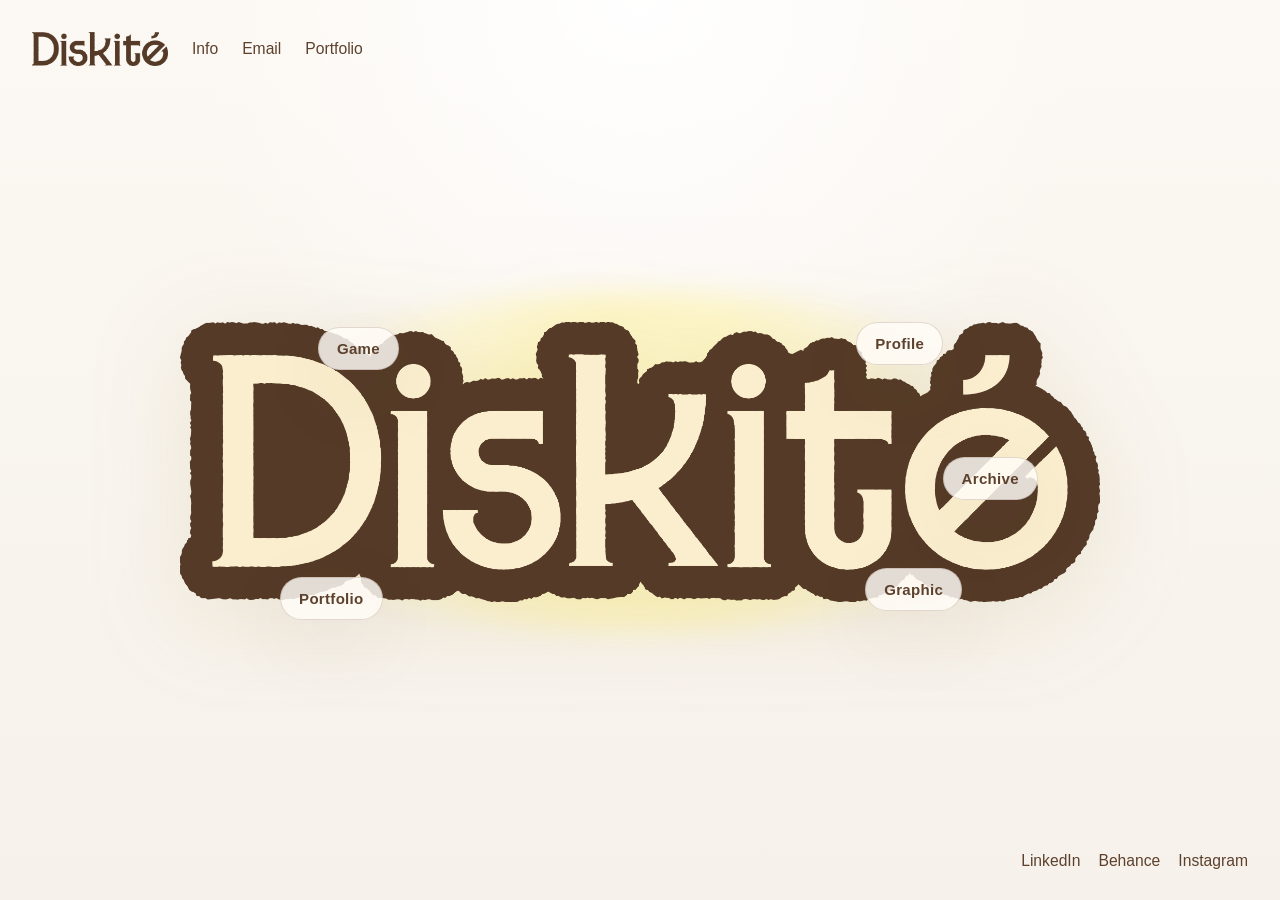
<file: index.html>
<!DOCTYPE html>
<html lang="ko">
  <head>
    <meta charset="UTF-8" />
    <meta name="viewport" content="width=device-width, initial-scale=1.0" />
    <title>Diskite Home</title>
    <link rel="stylesheet" href="./styles.css" />
  </head>
  <body class="home-body">
    <div class="site-shell home-shell">
      <header class="topbar">
        <a href="./index.html" class="site-name" aria-label="Diskite home">
          <img src="./mini logo.png" alt="Diskite" class="site-logo" />
        </a>
        <nav class="top-nav" aria-label="Primary">
          <button type="button" class="nav-trigger" data-open-info>Info</button>
          <a href="mailto:hello@example.com">Email</a>
          <a href="./portfolio.html">Portfolio</a>
        </nav>
      </header>

      <main class="home-main">
        <section class="logo-stage home-logo-stage" aria-label="Main logo">
          <div class="logo-aura"></div>
          <img src="./main_logo.png" alt="Diskite logo" class="main-logo" />

          <a class="project-chip chip-top-left" href="./portfolio.html#project-1">Game</a>
          <a class="project-chip chip-top-right" href="./portfolio.html#project-2">Profile</a>
          <a class="project-chip chip-bottom-left" href="./portfolio.html#project-3">Portfolio</a>
          <a class="project-chip chip-bottom-right" href="./portfolio.html#project-4">Graphic</a>
          <a class="project-chip chip-mid-right" href="./portfolio.html#project-5">Archive</a>
        </section>
      </main>

      <section class="home-bottom">
        <div class="social-links" aria-label="Social links">
          <a href="https://www.linkedin.com" target="_blank" rel="noreferrer">LinkedIn</a>
          <a href="https://www.behance.net" target="_blank" rel="noreferrer">Behance</a>
          <a href="https://www.instagram.com" target="_blank" rel="noreferrer">Instagram</a>
        </div>
      </section>
    </div>

    <section class="info-modal" aria-hidden="true" hidden data-info-modal>
      <div class="info-modal-backdrop" data-close-info></div>
      <div class="info-modal-panel" role="dialog" aria-modal="true" aria-labelledby="info-modal-title">
        <header class="info-modal-header">
          <div class="info-modal-brandline">
            <a href="./index.html" id="info-modal-title" class="site-name info-modal-logo" aria-label="Diskite home">
              <img src="./mini logo.png" alt="Diskite" class="site-logo" />
            </a>
            <nav class="info-modal-nav" aria-label="Information quick links">
              <button type="button" class="nav-trigger" data-close-info>Info</button>
              <a href="mailto:hello@example.com">Email</a>
              <a href="./portfolio.html">Portfolio</a>
            </nav>
          </div>
        </header>

        <div class="info-modal-grid">
          <div class="info-modal-label">Information</div>
          <div class="info-modal-content info-modal-intro">
            <div class="info-identity">
              <p>김이연 / Visual Designer</p>
              <p><a href="mailto:hello@example.com">Email</a></p>
              <p><a href="https://www.instagram.com" target="_blank" rel="noreferrer">Instagram</a></p>
            </div>
            <div class="info-summary">
              <p>
                브랜드, 그래픽, 편집 디자인을 기반으로 프로젝트의 무드와 구조를 함께 설계하는
                비주얼 디자이너입니다. 따뜻한 톤과 명확한 타이포그래피를 중심으로 화면과 인쇄물
                모두에서 자연스럽게 이어지는 시각 경험을 만들고 있습니다.
              </p>
            </div>
          </div>

          <div class="info-modal-label">Education</div>
          <div class="info-modal-content info-modal-list">
            <article class="info-entry">
              <h2>Visual Design Studies</h2>
              <p>브랜드와 편집, 그래픽 디자인을 중심으로 시각 디자인 기반을 학습</p>
              <span>2023</span>
            </article>
            <article class="info-entry">
              <h2>Typography / Editorial Practice</h2>
              <p>레이아웃 구성, 정보 구조화, 포트폴리오 편집 방식 확장</p>
              <span>Ongoing</span>
            </article>
          </div>

          <div class="info-modal-label">Employment</div>
          <div class="info-modal-content info-modal-list">
            <article class="info-entry">
              <h2>Branding & Graphic Projects</h2>
              <p>포스터, 프로필 북, 아카이브형 편집물, 시각 시스템 기획 및 제작</p>
              <span>2023 - 2024</span>
            </article>
            <article class="info-entry">
              <h2>Freelance / Collaborative Work</h2>
              <p>개인 작업과 협업 프로젝트를 병행하며 포트폴리오 및 브랜드 비주얼 구축</p>
              <span>Since 2024</span>
            </article>
            <article class="info-entry">
              <h2>Tools & Workflow</h2>
              <p>Illustrator, Photoshop, InDesign, Figma 기반으로 리서치부터 키비주얼 정리까지 진행</p>
              <span>Current</span>
            </article>
          </div>
        </div>
      </div>
    </section>

    <div class="cursor" aria-hidden="true">
      <img src="./mouse_pixel.png" alt="" />
    </div>

    <script src="./script.js"></script>
  </body>
</html>
</file>
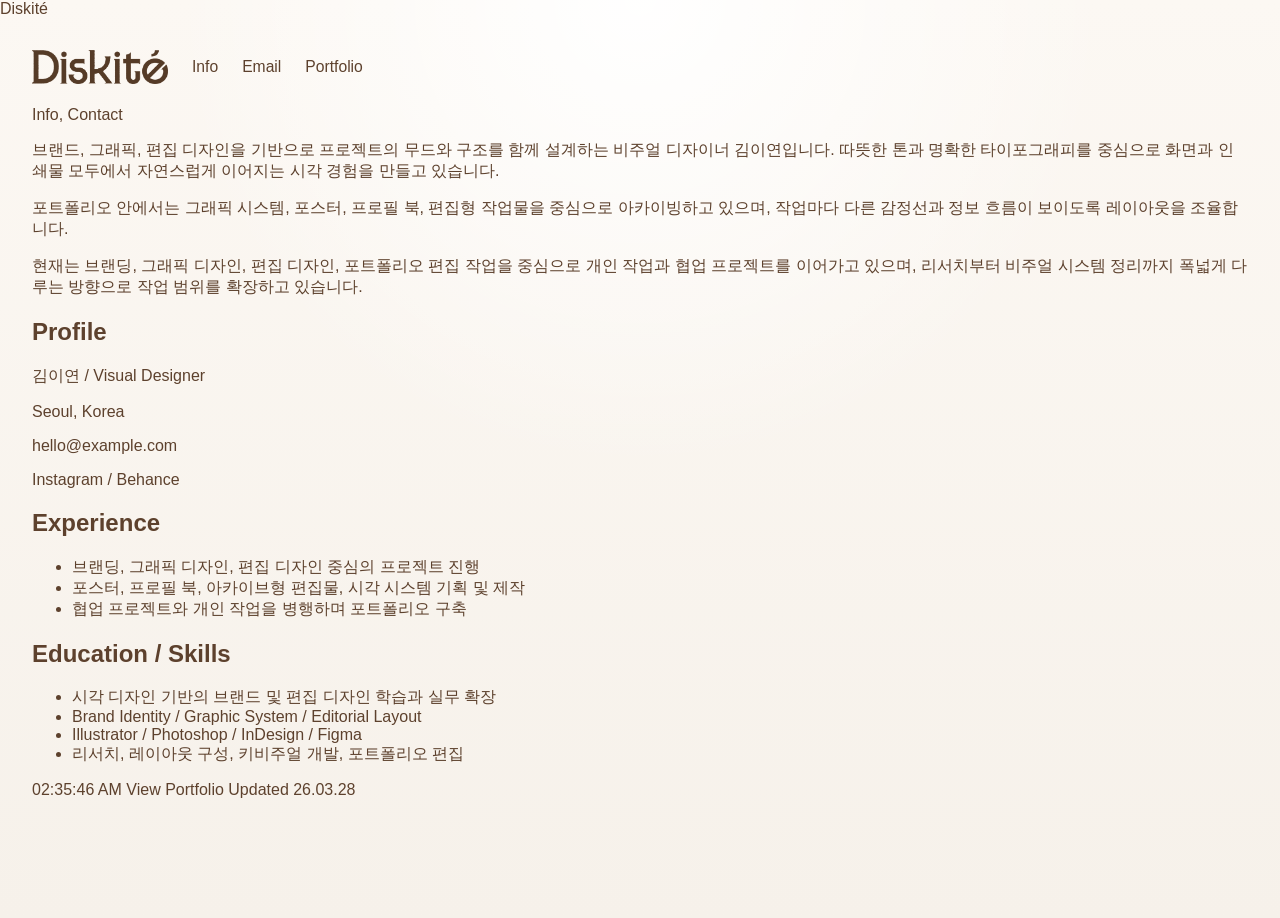
<file: info.html>
<!DOCTYPE html>
<html lang="ko">
  <head>
    <meta charset="UTF-8" />
    <meta name="viewport" content="width=device-width, initial-scale=1.0" />
    <title>Diskite Information</title>
    <link rel="stylesheet" href="./styles.css" />
  </head>
  <body class="info-overlay-body">
    <div class="info-backdrop" aria-hidden="true">
      <div class="info-backdrop-word">Diskité</div>
      <div class="info-backdrop-glow"></div>
    </div>

    <div class="site-shell info-overlay-shell">
      <header class="topbar">
        <a href="./index.html" class="site-name" aria-label="Diskite home">
          <img src="./mini logo.png" alt="Diskite" class="site-logo" />
        </a>
        <nav class="top-nav" aria-label="Information navigation">
          <a href="./info.html">Info</a>
          <a href="mailto:hello@example.com">Email</a>
          <a href="./portfolio.html">Portfolio</a>
        </nav>
      </header>

      <main class="info-overlay-main">
        <section class="info-overlay-copy">
          <p class="info-overline">Info, Contact</p>
          <p class="info-lead">
            브랜드, 그래픽, 편집 디자인을 기반으로 프로젝트의 무드와 구조를 함께 설계하는
            비주얼 디자이너 김이연입니다. 따뜻한 톤과 명확한 타이포그래피를 중심으로 화면과
            인쇄물 모두에서 자연스럽게 이어지는 시각 경험을 만들고 있습니다.
          </p>
          <p class="info-paragraph">
            포트폴리오 안에서는 그래픽 시스템, 포스터, 프로필 북, 편집형 작업물을 중심으로
            아카이빙하고 있으며, 작업마다 다른 감정선과 정보 흐름이 보이도록 레이아웃을 조율합니다.
          </p>
          <p class="info-paragraph">
            현재는 브랜딩, 그래픽 디자인, 편집 디자인, 포트폴리오 편집 작업을 중심으로 개인 작업과
            협업 프로젝트를 이어가고 있으며, 리서치부터 비주얼 시스템 정리까지 폭넓게 다루는 방향으로
            작업 범위를 확장하고 있습니다.
          </p>
        </section>

        <aside class="info-contact-card">
          <section class="info-contact-block">
            <h2>Profile</h2>
            <p>김이연 / Visual Designer</p>
            <p>Seoul, Korea</p>
            <p><a href="mailto:hello@example.com">hello@example.com</a></p>
            <p>
              <a href="https://www.instagram.com" target="_blank" rel="noreferrer">Instagram</a>
              /
              <a href="https://www.behance.net" target="_blank" rel="noreferrer">Behance</a>
            </p>
          </section>

          <section class="info-contact-block">
            <h2>Experience</h2>
            <ul>
              <li>브랜딩, 그래픽 디자인, 편집 디자인 중심의 프로젝트 진행</li>
              <li>포스터, 프로필 북, 아카이브형 편집물, 시각 시스템 기획 및 제작</li>
              <li>협업 프로젝트와 개인 작업을 병행하며 포트폴리오 구축</li>
            </ul>
          </section>

          <section class="info-contact-block">
            <h2>Education / Skills</h2>
            <ul>
              <li>시각 디자인 기반의 브랜드 및 편집 디자인 학습과 실무 확장</li>
              <li>Brand Identity / Graphic System / Editorial Layout</li>
              <li>Illustrator / Photoshop / InDesign / Figma</li>
              <li>리서치, 레이아웃 구성, 키비주얼 개발, 포트폴리오 편집</li>
            </ul>
          </section>
        </aside>
      </main>

      <footer class="info-overlay-footer">
        <span data-live-clock>00:00:00 AM</span>
        <a href="./portfolio.html">View Portfolio</a>
        <span>Updated 26.03.28</span>
      </footer>
    </div>

    <div class="cursor" aria-hidden="true">
      <img src="./mouse_pixel.png" alt="" />
    </div>

    <script src="./script.js"></script>
  </body>
</html>
</file>
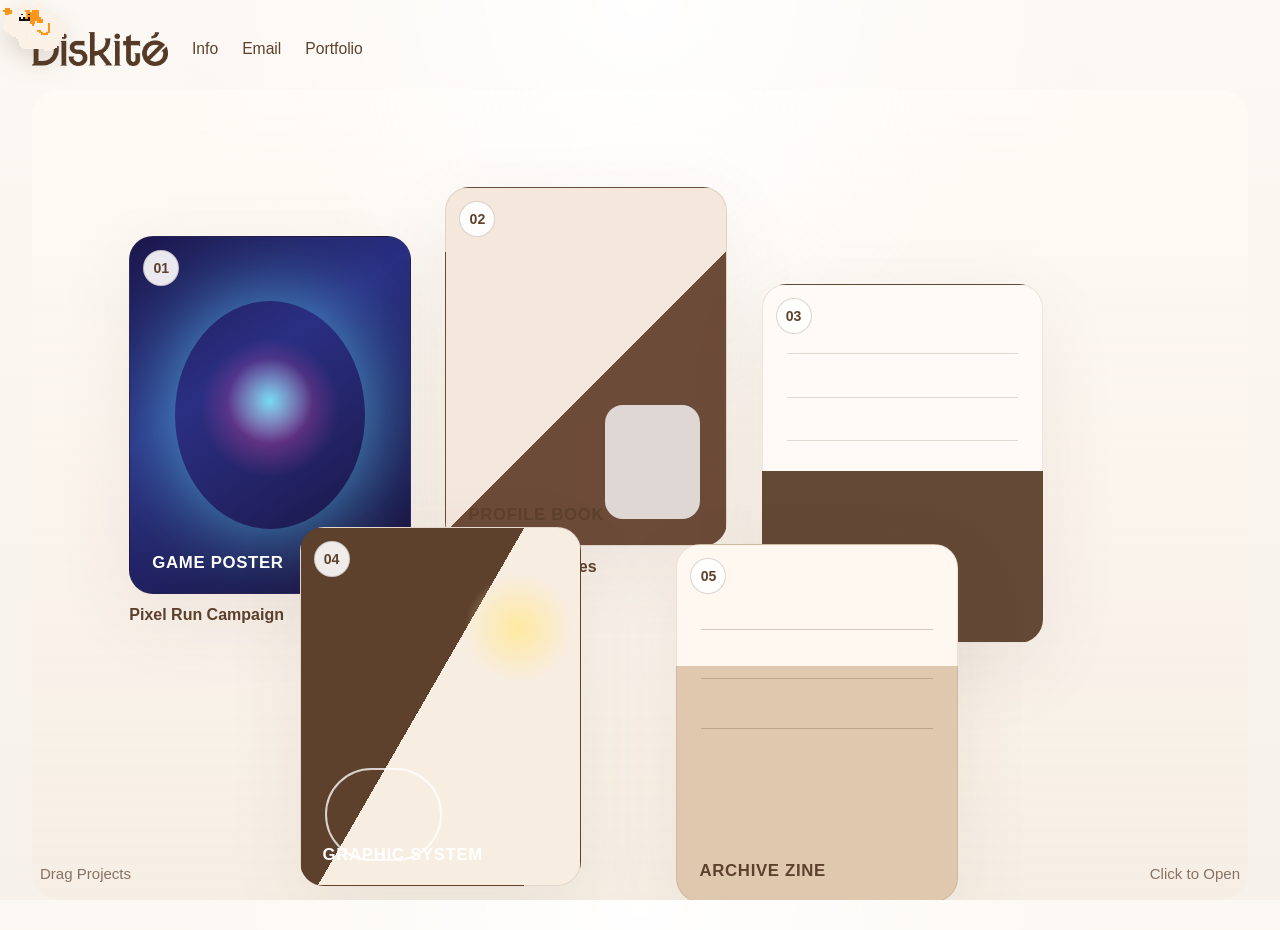
<file: portfolio.html>
<!DOCTYPE html>
<html lang="ko">
  <head>
    <meta charset="UTF-8" />
    <meta name="viewport" content="width=device-width, initial-scale=1.0" />
    <title>Diskite Portfolio</title>
    <link rel="stylesheet" href="./styles.css" />
  </head>
  <body class="portfolio-main-body">
    <div class="site-shell portfolio-main-shell">
      <header class="portfolio-top">
        <a href="./index.html" class="site-name" aria-label="Diskite home">
          <img src="./mini logo.png" alt="Diskite" class="site-logo" />
        </a>
        <nav class="top-nav" aria-label="Portfolio navigation">
          <a href="./index.html?overlay=info">Info</a>
          <a href="mailto:hello@example.com">Email</a>
          <a href="./portfolio.html">Portfolio</a>
        </nav>
      </header>

      <main class="portfolio-board" aria-label="Draggable portfolio board">
        <div class="board-note">
          <span>Drag Projects</span>
          <span>Click to Open</span>
        </div>

        <a class="project-thumb thumb-game draggable-card" href="./project-game.html" style="left: 8%; top: 18%;">
          <span class="thumb-index">01</span>
          <div class="thumb-visual visual-game">
            <div class="thumb-glow"></div>
            <div class="thumb-label">GAME POSTER</div>
          </div>
          <strong>Pixel Run Campaign</strong>
        </a>

        <a class="project-thumb thumb-profile draggable-card" href="./project-profile.html" style="left: 34%; top: 12%;">
          <span class="thumb-index">02</span>
          <div class="thumb-visual visual-profile">
            <div class="thumb-panel"></div>
            <div class="thumb-label">PROFILE BOOK</div>
          </div>
          <strong>Soft Persona Series</strong>
        </a>

        <a class="project-thumb thumb-edit draggable-card" href="./project-portfolio.html" style="left: 60%; top: 24%;">
          <span class="thumb-index">03</span>
          <div class="thumb-visual visual-edit">
            <div class="thumb-lines"></div>
            <div class="thumb-label">PORTFOLIO EDIT</div>
          </div>
          <strong>Diskite Visual Edit</strong>
        </a>

        <a class="project-thumb thumb-graphic draggable-card" href="./project-graphic.html" style="left: 22%; top: 54%;">
          <span class="thumb-index">04</span>
          <div class="thumb-visual visual-graphic">
            <div class="thumb-ring"></div>
            <div class="thumb-label">GRAPHIC SYSTEM</div>
          </div>
          <strong>Warm Signal Graphics</strong>
        </a>

        <a class="project-thumb thumb-archive draggable-card" href="./project-archive.html" style="left: 53%; top: 56%;">
          <span class="thumb-index">05</span>
          <div class="thumb-visual visual-archive">
            <div class="thumb-stack"></div>
            <div class="thumb-label">ARCHIVE ZINE</div>
          </div>
          <strong>Memory Shelf Archive</strong>
        </a>
      </main>
    </div>

    <div class="cursor" aria-hidden="true">
      <img src="./mouse_pixel.png" alt="" />
    </div>

    <script src="./script.js"></script>
  </body>
</html>
</file>
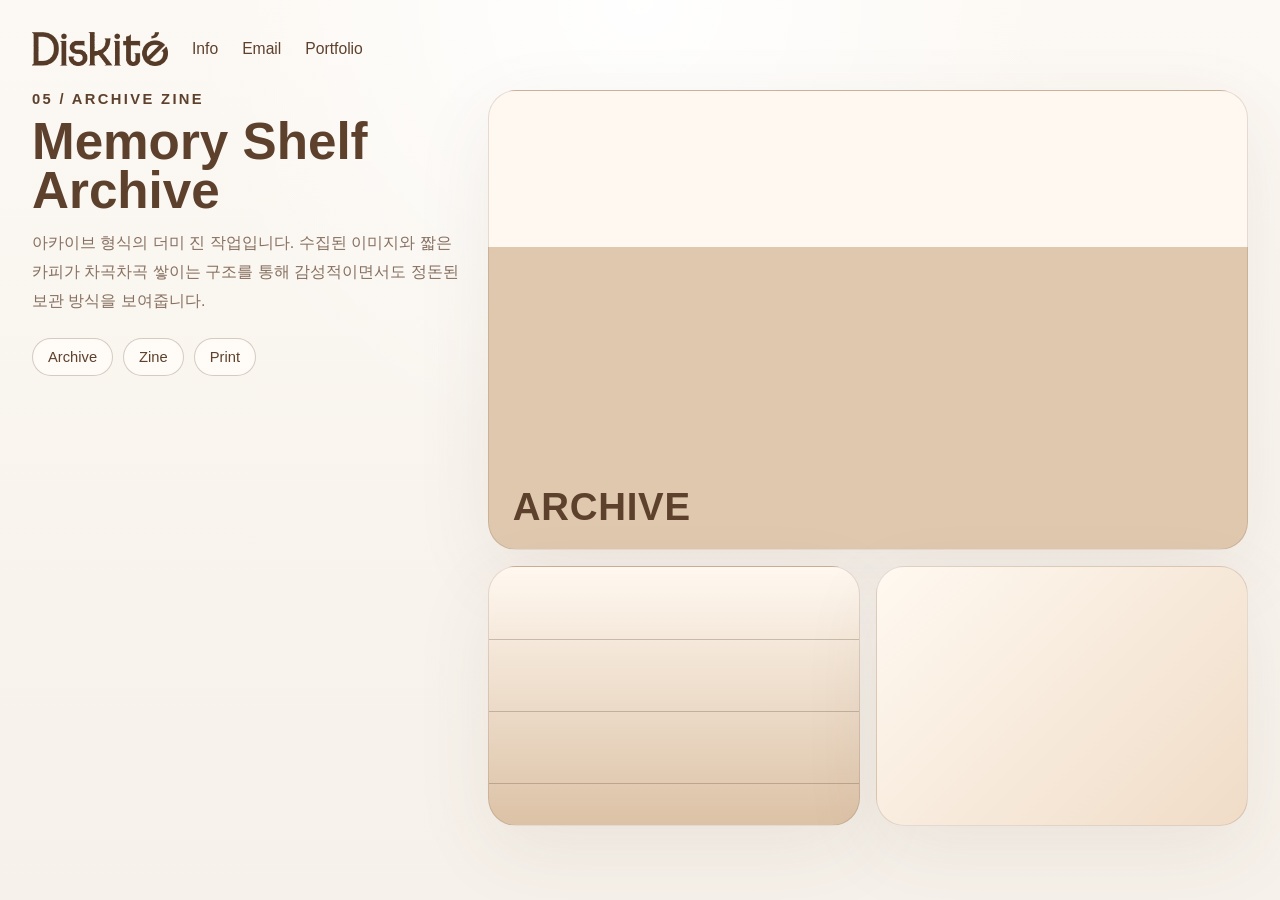
<file: project-archive.html>
<!DOCTYPE html>
<html lang="ko">
  <head>
    <meta charset="UTF-8" />
    <meta name="viewport" content="width=device-width, initial-scale=1.0" />
    <title>Memory Shelf Archive</title>
    <link rel="stylesheet" href="./styles.css" />
  </head>
  <body>
    <div class="site-shell project-page-shell">
      <header class="portfolio-top">
        <a href="./index.html" class="site-name" aria-label="Diskite home">
          <img src="./mini logo.png" alt="Diskite" class="site-logo" />
        </a>
        <nav class="top-nav" aria-label="Project navigation">
          <a href="./index.html?overlay=info">Info</a>
          <a href="mailto:hello@example.com">Email</a>
          <a href="./portfolio.html">Portfolio</a>
        </nav>
      </header>
      <main class="project-detail">
        <div class="project-copy">
          <span class="detail-index">05 / Archive Zine</span>
          <h1>Memory Shelf Archive</h1>
          <p>아카이브 형식의 더미 진 작업입니다. 수집된 이미지와 짧은 카피가 차곡차곡 쌓이는 구조를 통해 감성적이면서도 정돈된 보관 방식을 보여줍니다.</p>
          <div class="detail-meta">
            <span class="detail-nav">Archive</span>
            <span class="detail-nav">Zine</span>
            <span class="detail-nav">Print</span>
          </div>
        </div>
        <div class="project-gallery">
          <div class="project-art art-archive-large"><span>ARCHIVE</span></div>
          <div class="project-gallery-row">
            <div class="project-art art-shelf"></div>
            <div class="project-art art-paper"></div>
          </div>
        </div>
      </main>
    </div>
    <div class="cursor" aria-hidden="true"><img src="./mouse_pixel.png" alt="" /></div>
    <script src="./script.js"></script>
  </body>
</html>
</file>
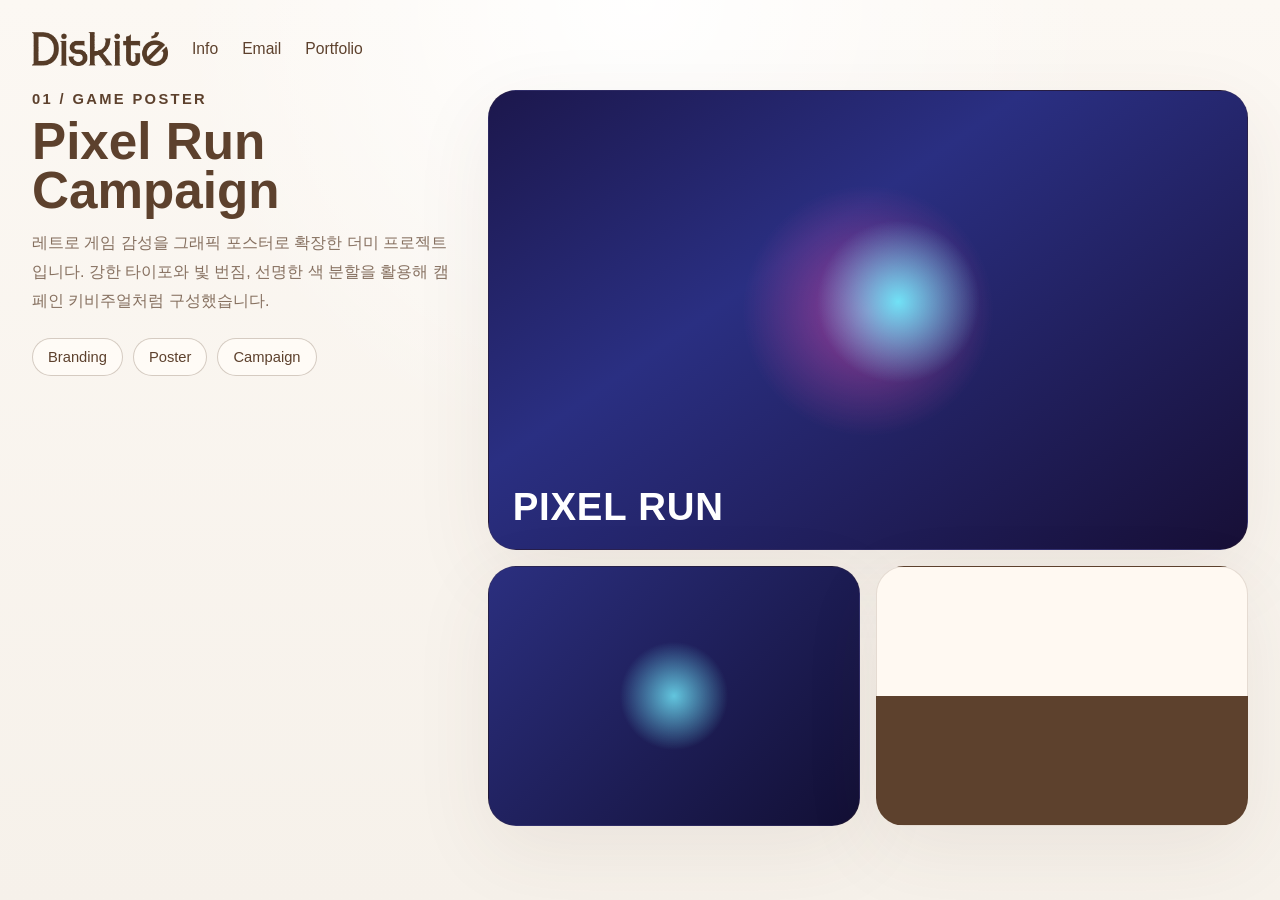
<file: project-game.html>
<!DOCTYPE html>
<html lang="ko">
  <head>
    <meta charset="UTF-8" />
    <meta name="viewport" content="width=device-width, initial-scale=1.0" />
    <title>Pixel Run Campaign</title>
    <link rel="stylesheet" href="./styles.css" />
  </head>
  <body>
    <div class="site-shell project-page-shell">
      <header class="portfolio-top">
        <a href="./index.html" class="site-name" aria-label="Diskite home">
          <img src="./mini logo.png" alt="Diskite" class="site-logo" />
        </a>
        <nav class="top-nav" aria-label="Project navigation">
          <a href="./index.html?overlay=info">Info</a>
          <a href="mailto:hello@example.com">Email</a>
          <a href="./portfolio.html">Portfolio</a>
        </nav>
      </header>

      <main class="project-detail">
        <div class="project-copy">
          <span class="detail-index">01 / Game Poster</span>
          <h1>Pixel Run Campaign</h1>
          <p>레트로 게임 감성을 그래픽 포스터로 확장한 더미 프로젝트입니다. 강한 타이포와 빛 번짐, 선명한 색 분할을 활용해 캠페인 키비주얼처럼 구성했습니다.</p>
          <div class="detail-meta">
            <span class="detail-nav">Branding</span>
            <span class="detail-nav">Poster</span>
            <span class="detail-nav">Campaign</span>
          </div>
        </div>
        <div class="project-gallery">
          <div class="project-art art-game-large"><span>PIXEL RUN</span></div>
          <div class="project-gallery-row">
            <div class="project-art art-blue"></div>
            <div class="project-art art-type"></div>
          </div>
        </div>
      </main>
    </div>
    <div class="cursor" aria-hidden="true"><img src="./mouse_pixel.png" alt="" /></div>
    <script src="./script.js"></script>
  </body>
</html>
</file>
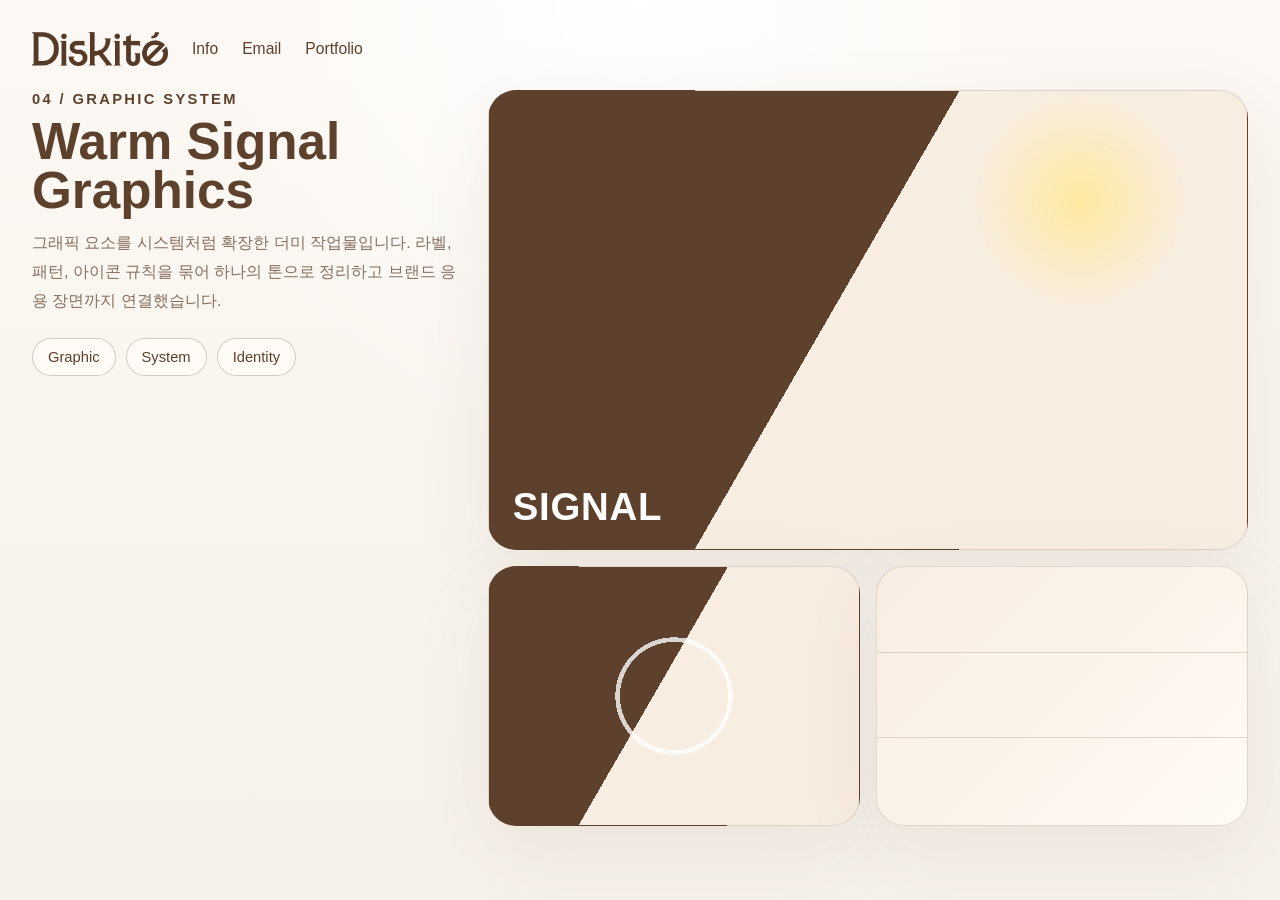
<file: project-graphic.html>
<!DOCTYPE html>
<html lang="ko">
  <head>
    <meta charset="UTF-8" />
    <meta name="viewport" content="width=device-width, initial-scale=1.0" />
    <title>Warm Signal Graphics</title>
    <link rel="stylesheet" href="./styles.css" />
  </head>
  <body>
    <div class="site-shell project-page-shell">
      <header class="portfolio-top">
        <a href="./index.html" class="site-name" aria-label="Diskite home">
          <img src="./mini logo.png" alt="Diskite" class="site-logo" />
        </a>
        <nav class="top-nav" aria-label="Project navigation">
          <a href="./index.html?overlay=info">Info</a>
          <a href="mailto:hello@example.com">Email</a>
          <a href="./portfolio.html">Portfolio</a>
        </nav>
      </header>
      <main class="project-detail">
        <div class="project-copy">
          <span class="detail-index">04 / Graphic System</span>
          <h1>Warm Signal Graphics</h1>
          <p>그래픽 요소를 시스템처럼 확장한 더미 작업물입니다. 라벨, 패턴, 아이콘 규칙을 묶어 하나의 톤으로 정리하고 브랜드 응용 장면까지 연결했습니다.</p>
          <div class="detail-meta">
            <span class="detail-nav">Graphic</span>
            <span class="detail-nav">System</span>
            <span class="detail-nav">Identity</span>
          </div>
        </div>
        <div class="project-gallery">
          <div class="project-art art-graphic-large"><span>SIGNAL</span></div>
          <div class="project-gallery-row">
            <div class="project-art art-ring"></div>
            <div class="project-art art-grid"></div>
          </div>
        </div>
      </main>
    </div>
    <div class="cursor" aria-hidden="true"><img src="./mouse_pixel.png" alt="" /></div>
    <script src="./script.js"></script>
  </body>
</html>
</file>
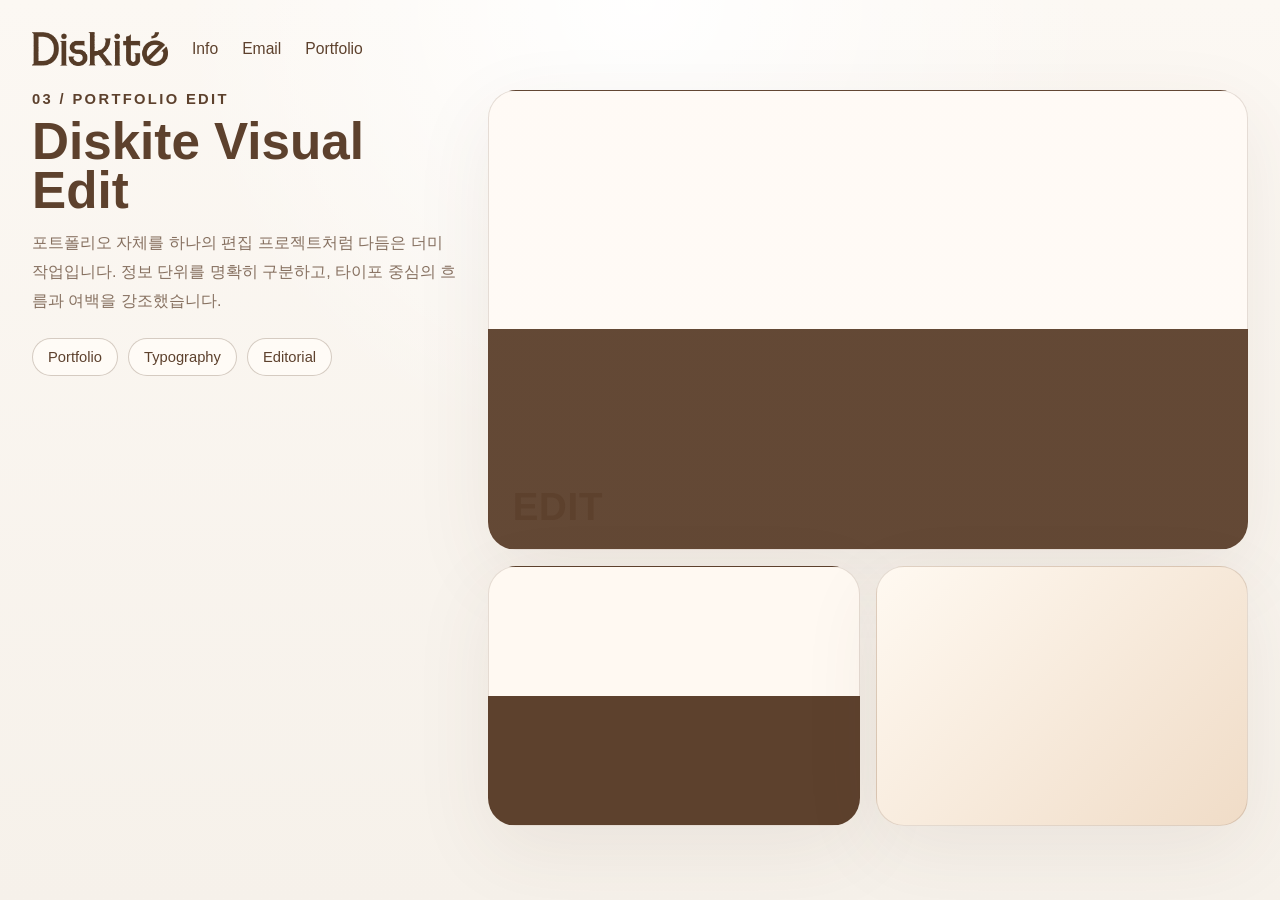
<file: project-portfolio.html>
<!DOCTYPE html>
<html lang="ko">
  <head>
    <meta charset="UTF-8" />
    <meta name="viewport" content="width=device-width, initial-scale=1.0" />
    <title>Diskite Visual Edit</title>
    <link rel="stylesheet" href="./styles.css" />
  </head>
  <body>
    <div class="site-shell project-page-shell">
      <header class="portfolio-top">
        <a href="./index.html" class="site-name" aria-label="Diskite home">
          <img src="./mini logo.png" alt="Diskite" class="site-logo" />
        </a>
        <nav class="top-nav" aria-label="Project navigation">
          <a href="./index.html?overlay=info">Info</a>
          <a href="mailto:hello@example.com">Email</a>
          <a href="./portfolio.html">Portfolio</a>
        </nav>
      </header>
      <main class="project-detail">
        <div class="project-copy">
          <span class="detail-index">03 / Portfolio Edit</span>
          <h1>Diskite Visual Edit</h1>
          <p>포트폴리오 자체를 하나의 편집 프로젝트처럼 다듬은 더미 작업입니다. 정보 단위를 명확히 구분하고, 타이포 중심의 흐름과 여백을 강조했습니다.</p>
          <div class="detail-meta">
            <span class="detail-nav">Portfolio</span>
            <span class="detail-nav">Typography</span>
            <span class="detail-nav">Editorial</span>
          </div>
        </div>
        <div class="project-gallery">
          <div class="project-art art-edit-large"><span>EDIT</span></div>
          <div class="project-gallery-row">
            <div class="project-art art-type"></div>
            <div class="project-art art-paper"></div>
          </div>
        </div>
      </main>
    </div>
    <div class="cursor" aria-hidden="true"><img src="./mouse_pixel.png" alt="" /></div>
    <script src="./script.js"></script>
  </body>
</html>
</file>
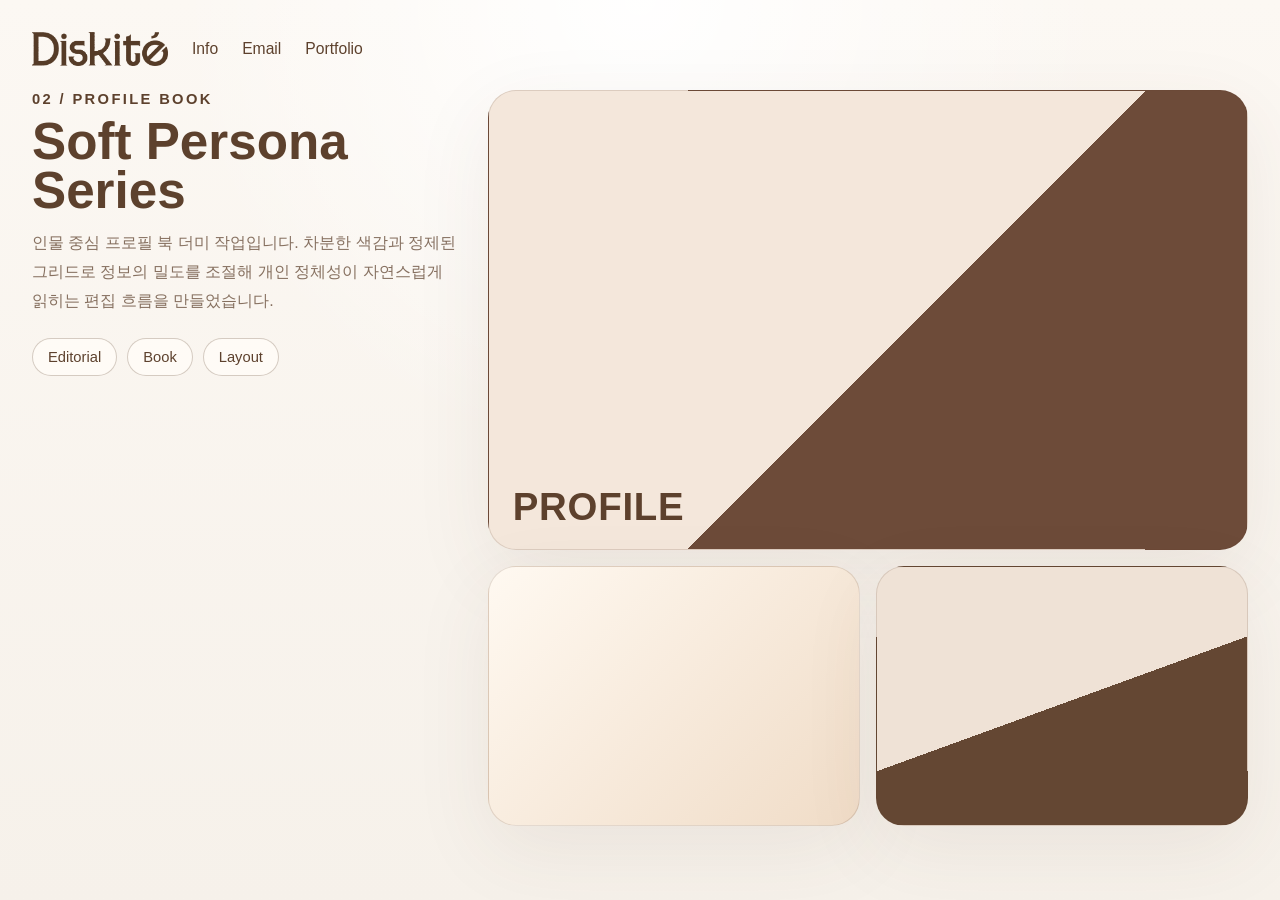
<file: project-profile.html>
<!DOCTYPE html>
<html lang="ko">
  <head>
    <meta charset="UTF-8" />
    <meta name="viewport" content="width=device-width, initial-scale=1.0" />
    <title>Soft Persona Series</title>
    <link rel="stylesheet" href="./styles.css" />
  </head>
  <body>
    <div class="site-shell project-page-shell">
      <header class="portfolio-top">
        <a href="./index.html" class="site-name" aria-label="Diskite home">
          <img src="./mini logo.png" alt="Diskite" class="site-logo" />
        </a>
        <nav class="top-nav" aria-label="Project navigation">
          <a href="./index.html?overlay=info">Info</a>
          <a href="mailto:hello@example.com">Email</a>
          <a href="./portfolio.html">Portfolio</a>
        </nav>
      </header>
      <main class="project-detail">
        <div class="project-copy">
          <span class="detail-index">02 / Profile Book</span>
          <h1>Soft Persona Series</h1>
          <p>인물 중심 프로필 북 더미 작업입니다. 차분한 색감과 정제된 그리드로 정보의 밀도를 조절해 개인 정체성이 자연스럽게 읽히는 편집 흐름을 만들었습니다.</p>
          <div class="detail-meta">
            <span class="detail-nav">Editorial</span>
            <span class="detail-nav">Book</span>
            <span class="detail-nav">Layout</span>
          </div>
        </div>
        <div class="project-gallery">
          <div class="project-art art-profile-large"><span>PROFILE</span></div>
          <div class="project-gallery-row">
            <div class="project-art art-paper"></div>
            <div class="project-art art-portrait"></div>
          </div>
        </div>
      </main>
    </div>
    <div class="cursor" aria-hidden="true"><img src="./mouse_pixel.png" alt="" /></div>
    <script src="./script.js"></script>
  </body>
</html>
</file>
<file: styles.css>
:root {
  --bg: #f6f1ea;
  --bg-strong: #fffaf4;
  --ink: #5d412d;
  --ink-soft: rgba(93, 65, 45, 0.74);
  --line: rgba(93, 65, 45, 0.26);
  --panel: rgba(255, 252, 247, 0.84);
  --panel-strong: rgba(255, 252, 247, 0.96);
  --shadow: 0 24px 80px rgba(93, 65, 45, 0.08);
}

* {
  box-sizing: border-box;
  cursor: none !important;
}

html {
  scroll-behavior: smooth;
}

body {
  margin: 0;
  min-height: 100vh;
  background:
    radial-gradient(circle at top, rgba(255, 255, 255, 0.96), transparent 42%),
    linear-gradient(180deg, #fcf8f3 0%, var(--bg) 100%);
  color: var(--ink);
  font-family: "Pretendard", "Apple SD Gothic Neo", "Malgun Gothic", Arial, sans-serif;
  cursor: none;
}

body.modal-open {
  overflow: hidden;
}

a {
  color: inherit;
  text-decoration: none;
}

img {
  display: block;
  max-width: 100%;
}

.home-body {
  height: 100vh;
  overflow: hidden;
}

.site-shell {
  position: relative;
  min-height: 100vh;
  padding: 26px 32px 30px;
}

.home-shell {
  display: grid;
  grid-template-rows: auto 1fr auto;
}

.topbar {
  display: flex;
  align-items: center;
  justify-content: flex-start;
  gap: 24px;
  min-height: 46px;
}

.site-name {
  display: inline-flex;
  align-items: center;
  flex: 0 0 auto;
  height: 46px;
}

.site-logo {
  width: 136px;
  height: auto;
}

.section-label,
.page-kicker {
  display: inline-block;
  font-size: 0.88rem;
  font-weight: 700;
  letter-spacing: 0.14em;
  text-transform: uppercase;
}

.top-nav {
  display: flex;
  flex-wrap: wrap;
  gap: 24px;
  align-items: center;
  min-height: 46px;
  font-size: 0.98rem;
  line-height: 1;
}

.top-nav a,
.nav-trigger,
.social-links a,
.ghost-link {
  transition: opacity 0.22s ease;
}

.top-nav a:hover,
.nav-trigger:hover,
.social-links a:hover,
.ghost-link:hover,
.project-chip:hover,
.detail-nav:hover {
  opacity: 0.62;
}

.nav-trigger {
  border: 0;
  padding: 0;
  background: transparent;
  color: inherit;
  font: inherit;
  cursor: pointer;
}

.home-main {
  position: relative;
  display: grid;
  place-items: center;
}

.home-caption {
  position: absolute;
  top: 5%;
  left: 50%;
  transform: translateX(-50%);
  margin: 0;
  font-size: 0.95rem;
  letter-spacing: 0.03em;
  color: var(--ink-soft);
}

.logo-stage {
  position: relative;
  width: min(74vw, 980px);
}

.home-logo-stage {
  aspect-ratio: 2.1 / 1;
  display: grid;
  place-items: center;
}

.logo-aura {
  position: absolute;
  inset: 15% 8%;
  border-radius: 48%;
  background:
    radial-gradient(circle, rgba(255, 250, 202, 0.96) 0%, rgba(255, 245, 182, 0.72) 32%, rgba(255, 245, 182, 0) 74%);
  filter: blur(12px);
  transform: scale(1.08);
}

.main-logo {
  position: relative;
  width: min(100%, 920px);
  filter: drop-shadow(0 18px 48px rgba(160, 142, 50, 0.14));
  animation: pulse 5.5s ease-in-out infinite;
}

.project-chip {
  position: absolute;
  z-index: 2;
  border: 1px solid rgba(93, 65, 45, 0.18);
  border-radius: 999px;
  padding: 12px 18px;
  background: var(--panel);
  box-shadow: var(--shadow);
  font-size: 0.94rem;
  font-weight: 600;
  letter-spacing: 0.02em;
  animation: float 5.6s ease-in-out infinite;
}

.chip-top-left {
  top: 20%;
  left: 16%;
}

.chip-top-right {
  top: 19%;
  right: 18%;
  animation-delay: -0.7s;
}

.chip-bottom-left {
  left: 12%;
  bottom: 15%;
  animation-delay: -1.6s;
}

.chip-bottom-right {
  right: 16%;
  bottom: 17%;
  animation-delay: -2.1s;
}

.chip-mid-right {
  right: 8%;
  top: 49%;
  animation-delay: -3s;
}

.home-bottom {
  display: flex;
  align-items: flex-end;
  justify-content: flex-end;
  gap: 24px;
}

.info-panel {
  max-width: 440px;
}

.info-panel p:last-child {
  margin: 10px 0 0;
  line-height: 1.7;
  color: var(--ink-soft);
}

.social-links {
  display: flex;
  gap: 18px;
  flex-wrap: wrap;
  justify-content: flex-end;
}

.social-links a {
  font-size: 0.98rem;
}

.info-modal {
  position: fixed;
  inset: 0;
  z-index: 50;
}

.info-modal[hidden] {
  display: none;
}

.info-modal-backdrop {
  position: absolute;
  inset: 0;
  background: rgba(255, 255, 255, 0.36);
  backdrop-filter: blur(26px) saturate(115%);
}

.info-modal-panel {
  position: relative;
  margin: 0;
  min-height: 100vh;
  padding: 26px 32px 30px;
  color: #282828;
}

.info-modal-header {
  padding-bottom: 14px;
  border-bottom: 1px solid rgba(40, 40, 40, 0.5);
}

.info-modal-brandline {
  display: flex;
  align-items: center;
  gap: 24px;
  flex-wrap: wrap;
  min-height: 46px;
}

.info-modal-logo {
  color: var(--ink);
}

.info-modal-nav {
  display: flex;
  align-items: center;
  gap: 24px;
  min-height: 46px;
  font-size: 0.98rem;
  line-height: 1;
}

.info-modal-grid {
  display: grid;
  grid-template-columns: minmax(160px, 0.34fr) minmax(0, 1fr);
  margin-top: 0;
}

.info-modal-label,
.info-modal-content {
  padding: 16px 0 18px;
  border-top: 1px solid rgba(40, 40, 40, 0.52);
}

.info-modal-label {
  font-size: clamp(1rem, 1.3vw, 1.12rem);
  padding-right: 24px;
}

.info-modal-intro {
  display: grid;
  grid-template-columns: minmax(220px, 0.34fr) minmax(0, 1fr);
  gap: 44px;
}

.info-identity p,
.info-summary p,
.info-entry p,
.info-entry span {
  margin: 0;
}

.info-identity {
  display: grid;
  align-content: start;
  gap: 10px;
  color: rgba(40, 40, 40, 0.64);
  font-size: 0.96rem;
}

.info-summary p {
  max-width: 980px;
  font-size: clamp(1.45rem, 2.2vw, 1.95rem);
  line-height: 1.45;
  font-weight: 700;
}

.info-modal-list {
  display: grid;
  gap: 30px;
  max-width: 860px;
}

.info-entry h2 {
  margin: 0 0 6px;
  font-size: clamp(1.25rem, 2vw, 1.65rem);
  font-weight: 600;
}

.info-entry p {
  margin-bottom: 4px;
  max-width: 820px;
  font-size: 1rem;
  line-height: 1.5;
}

.info-entry span {
  color: rgba(40, 40, 40, 0.7);
  font-size: 0.98rem;
}

.wheel-logo {
  position: relative;
  width: 74%;
  max-width: 420px;
  filter: drop-shadow(0 18px 48px rgba(160, 142, 50, 0.14));
  animation: pulse 5.5s ease-in-out infinite;
}

.portfolio-shell {
  padding-bottom: 80px;
}

.portfolio-top {
  display: flex;
  align-items: center;
  justify-content: flex-start;
  gap: 24px;
  min-height: 46px;
  margin-bottom: 18px;
}

.portfolio-hero {
  position: relative;
  min-height: 220vh;
}

.wheel-zone {
  position: sticky;
  top: 14px;
  height: 100vh;
  display: grid;
  place-items: center;
}

.wheel-stage {
  position: relative;
  width: min(88vw, 1120px);
  height: min(76vh, 840px);
}

.wheel-center {
  position: absolute;
  top: 50%;
  left: 50%;
  width: min(44vw, 620px);
  aspect-ratio: 1 / 1;
  transform: translate(-50%, -50%);
  border: 3px solid var(--ink);
  border-radius: 50%;
  background: rgba(255, 253, 249, 0.52);
  display: grid;
  place-items: center;
  box-shadow: var(--shadow);
}

.wheel-center::before {
  content: "";
  position: absolute;
  inset: 14%;
  border-radius: 50%;
  background: radial-gradient(circle, rgba(255, 255, 255, 0.84), rgba(255, 249, 236, 0.44) 60%, transparent 76%);
}

.wheel-center img {
  position: relative;
  width: 68%;
  max-width: 380px;
}

.wheel-track {
  position: absolute;
  inset: 0;
  transition: transform 0.12s linear;
  will-change: transform;
}

.orbit-card {
  position: absolute;
  width: clamp(154px, 14vw, 214px);
  aspect-ratio: 1 / 1;
  border: 3px solid var(--ink);
  border-radius: 50%;
  background: rgba(255, 253, 249, 0.76);
  display: flex;
  flex-direction: column;
  align-items: center;
  justify-content: center;
  padding: 24px;
  text-align: center;
  box-shadow: var(--shadow);
  transform-origin: center;
  transition: background 0.22s ease, border-color 0.22s ease, box-shadow 0.22s ease;
}

.orbit-card:hover {
  border-color: rgba(93, 65, 45, 0.48);
  background: var(--panel-strong);
  box-shadow: 0 30px 90px rgba(93, 65, 45, 0.12);
}

.orbit-card span:first-child {
  display: inline-flex;
  width: 38px;
  height: 38px;
  align-items: center;
  justify-content: center;
  margin-bottom: 16px;
  border-radius: 50%;
  background: var(--ink);
  color: white;
  font-size: 0.95rem;
  font-weight: 700;
}

.orbit-card strong {
  font-size: clamp(1rem, 1.3vw, 1.15rem);
  line-height: 1.45;
}

.orbit-card[data-project="1"] {
  top: 2%;
  left: 5%;
}

.orbit-card[data-project="2"] {
  top: 8%;
  right: 1%;
}

.orbit-card[data-project="3"] {
  bottom: 12%;
  right: 4%;
}

.orbit-card[data-project="4"] {
  bottom: 7%;
  left: 8%;
}

.orbit-card[data-project="5"] {
  top: 38%;
  left: 0;
}

.portfolio-details {
  position: relative;
  z-index: 2;
  display: grid;
  gap: 42px;
  margin-top: -16vh;
}

.portfolio-section {
  display: grid;
  grid-template-columns: minmax(0, 0.9fr) minmax(0, 1.1fr);
  gap: 22px;
  align-items: stretch;
  padding: 22px;
  border: 1px solid var(--line);
  border-radius: 36px;
  background: rgba(255, 252, 247, 0.78);
  backdrop-filter: blur(8px);
  box-shadow: var(--shadow);
}

.detail-copy {
  display: flex;
  flex-direction: column;
  justify-content: space-between;
  gap: 18px;
}

.detail-index {
  font-size: 0.92rem;
  font-weight: 700;
  letter-spacing: 0.16em;
  text-transform: uppercase;
}

.detail-copy h2 {
  margin: 0;
  font-size: clamp(2rem, 3vw, 3rem);
  line-height: 1.02;
}

.detail-copy p {
  margin: 0;
  line-height: 1.8;
  color: var(--ink-soft);
}

.detail-meta {
  display: flex;
  flex-wrap: wrap;
  gap: 10px;
}

.detail-nav {
  border: 1px solid var(--line);
  border-radius: 999px;
  padding: 10px 15px;
  font-size: 0.92rem;
  background: var(--panel);
}

.detail-visual {
  display: grid;
  gap: 14px;
}

.mockup-card {
  min-height: 230px;
  border-radius: 28px;
  overflow: hidden;
  border: 1px solid rgba(93, 65, 45, 0.18);
  background: var(--bg-strong);
}

.mockup-hero,
.mockup-grid,
.mockup-editorial,
.mockup-profile,
.mockup-graphic,
.mockup-archive {
  position: relative;
  width: 100%;
  height: 100%;
}

.mockup-hero {
  min-height: 320px;
  padding: 28px;
  background:
    radial-gradient(circle at 20% 30%, rgba(255, 232, 138, 0.86), transparent 28%),
    linear-gradient(140deg, #5d412d 0%, #8d694d 35%, #f6e6d8 35%, #f6e6d8 100%);
  color: white;
}

.mockup-hero h3,
.mockup-editorial h3,
.mockup-profile h3,
.mockup-graphic h3,
.mockup-archive h3 {
  margin: 0;
  font-size: clamp(2rem, 3vw, 3.2rem);
  line-height: 0.95;
  text-transform: uppercase;
}

.mockup-hero p,
.mockup-editorial p,
.mockup-profile p,
.mockup-graphic p,
.mockup-archive p {
  margin: 12px 0 0;
  max-width: 260px;
  line-height: 1.6;
  font-size: 0.96rem;
}

.mockup-grid {
  min-height: 250px;
  display: grid;
  grid-template-columns: 1.1fr 0.9fr;
  background:
    linear-gradient(135deg, #faead8 0%, #faead8 48%, #5d412d 48%, #5d412d 100%);
}

.mockup-grid::before,
.mockup-grid::after {
  content: "";
  position: absolute;
  border-radius: 24px;
}

.mockup-grid::before {
  top: 24px;
  left: 24px;
  width: 44%;
  height: 38%;
  background: rgba(255, 255, 255, 0.74);
}

.mockup-grid::after {
  right: 24px;
  bottom: 24px;
  width: 30%;
  height: 46%;
  background: rgba(247, 223, 179, 0.8);
}

.mockup-editorial {
  min-height: 320px;
  padding: 28px;
  background:
    linear-gradient(180deg, rgba(255, 250, 245, 0.98) 0 54%, rgba(93, 65, 45, 0.96) 54% 100%);
  color: var(--ink);
}

.mockup-editorial::after {
  content: "";
  position: absolute;
  right: 30px;
  top: 28px;
  width: 34%;
  height: 42%;
  border-radius: 24px;
  background:
    linear-gradient(135deg, #f5dfbf, #fff9f0),
    #f5dfbf;
}

.mockup-profile {
  min-height: 250px;
  padding: 24px;
  background:
    radial-gradient(circle at 68% 32%, rgba(255, 224, 120, 0.88), transparent 18%),
    linear-gradient(160deg, #efe2d6 0%, #efe2d6 52%, #644733 52%, #644733 100%);
  color: var(--ink);
}

.mockup-profile::after {
  content: "";
  position: absolute;
  right: 28px;
  bottom: 28px;
  width: 34%;
  aspect-ratio: 1 / 1.2;
  border-radius: 22px;
  background: rgba(255, 251, 245, 0.78);
}

.mockup-graphic {
  min-height: 320px;
  padding: 28px;
  background:
    radial-gradient(circle at 82% 24%, rgba(255, 242, 180, 0.92), transparent 17%),
    linear-gradient(120deg, #5d412d 0 42%, #f8ede1 42% 100%);
  color: white;
}

.mockup-graphic::after {
  content: "";
  position: absolute;
  left: 28px;
  bottom: 28px;
  width: 42%;
  height: 28%;
  border: 2px solid rgba(255, 255, 255, 0.72);
  border-radius: 999px;
}

.mockup-archive {
  min-height: 250px;
  padding: 24px;
  background:
    linear-gradient(180deg, #fff8f0 0%, #fff8f0 32%, #dcc2a6 32%, #dcc2a6 100%);
  color: var(--ink);
}

.mockup-archive::before {
  content: "";
  position: absolute;
  left: 28px;
  top: 88px;
  width: calc(100% - 56px);
  height: 1px;
  background: rgba(93, 65, 45, 0.28);
  box-shadow:
    0 44px 0 rgba(93, 65, 45, 0.28),
    0 88px 0 rgba(93, 65, 45, 0.28);
}

.mockup-archive p {
  max-width: 320px;
}

.portfolio-main-body {
  height: 100vh;
  overflow: hidden;
}

.portfolio-main-shell {
  display: grid;
  grid-template-rows: auto 1fr;
}

.portfolio-board {
  position: relative;
  min-height: calc(100vh - 90px);
  overflow: hidden;
  border-radius: 28px;
  background:
    radial-gradient(circle at top, rgba(255, 255, 255, 0.86), transparent 34%),
    linear-gradient(180deg, rgba(255, 251, 246, 0.78), rgba(246, 238, 228, 0.98));
}

.board-note {
  position: absolute;
  left: 0;
  right: 0;
  bottom: 18px;
  display: flex;
  justify-content: space-between;
  padding: 0 8px;
  font-size: 0.94rem;
  color: rgba(93, 65, 45, 0.72);
}

.project-thumb {
  position: absolute;
  z-index: 2;
  display: grid;
  gap: 12px;
  width: clamp(220px, 22vw, 320px);
  color: var(--ink);
  user-select: none;
  touch-action: none;
}

.project-thumb strong {
  font-size: 1rem;
  font-weight: 600;
}

.thumb-index {
  position: absolute;
  top: 14px;
  left: 14px;
  z-index: 3;
  display: inline-flex;
  width: 36px;
  height: 36px;
  align-items: center;
  justify-content: center;
  border-radius: 50%;
  background: rgba(255, 255, 255, 0.9);
  border: 1px solid rgba(93, 65, 45, 0.22);
  font-size: 0.88rem;
  font-weight: 700;
}

.thumb-visual {
  position: relative;
  height: clamp(240px, 28vw, 360px);
  border-radius: 24px;
  overflow: hidden;
  border: 1px solid rgba(93, 65, 45, 0.12);
  box-shadow: var(--shadow);
}

.thumb-label {
  position: absolute;
  left: 22px;
  bottom: 20px;
  font-size: 1.05rem;
  font-weight: 700;
  letter-spacing: 0.04em;
}

.visual-game {
  background:
    radial-gradient(circle at 50% 46%, rgba(112, 240, 255, 0.88), transparent 18%),
    radial-gradient(circle at 50% 48%, rgba(255, 80, 183, 0.56), transparent 30%),
    linear-gradient(145deg, #1c174c 0%, #2a2f82 38%, #170f36 100%);
  color: white;
}

.thumb-glow {
  position: absolute;
  inset: 18% 16%;
  border-radius: 50%;
  box-shadow: 0 0 90px rgba(95, 224, 255, 0.72);
}

.visual-profile {
  background:
    linear-gradient(135deg, #f4e7db 0%, #f4e7db 54%, #6d4b39 54%, #6d4b39 100%);
}

.thumb-panel {
  position: absolute;
  right: 26px;
  bottom: 26px;
  width: 34%;
  aspect-ratio: 1 / 1.2;
  border-radius: 18px;
  background: rgba(255, 255, 255, 0.78);
}

.visual-edit {
  background:
    linear-gradient(180deg, rgba(255, 250, 245, 0.98) 0 52%, rgba(93, 65, 45, 0.96) 52% 100%);
}

.thumb-lines {
  position: absolute;
  inset: 24px 24px auto 24px;
  height: 44%;
  background:
    linear-gradient(rgba(93, 65, 45, 0.18), rgba(93, 65, 45, 0.18)) 0 28% / 100% 1px no-repeat,
    linear-gradient(rgba(93, 65, 45, 0.18), rgba(93, 65, 45, 0.18)) 0 56% / 100% 1px no-repeat,
    linear-gradient(rgba(93, 65, 45, 0.18), rgba(93, 65, 45, 0.18)) 0 84% / 100% 1px no-repeat;
}

.visual-graphic {
  background:
    radial-gradient(circle at 78% 28%, rgba(255, 233, 155, 0.92), transparent 16%),
    linear-gradient(120deg, #5d412d 0 46%, #f8ede1 46% 100%);
  color: white;
}

.thumb-ring {
  position: absolute;
  left: 24px;
  bottom: 24px;
  width: 42%;
  height: 26%;
  border: 2px solid rgba(255, 255, 255, 0.76);
  border-radius: 999px;
}

.visual-archive {
  background:
    linear-gradient(180deg, #fff8f0 0%, #fff8f0 34%, #dfc8ae 34%, #dfc8ae 100%);
}

.thumb-stack {
  position: absolute;
  inset: 84px 24px auto 24px;
  height: 100px;
  background:
    linear-gradient(rgba(93, 65, 45, 0.26), rgba(93, 65, 45, 0.26)) 0 0 / 100% 1px no-repeat,
    linear-gradient(rgba(93, 65, 45, 0.26), rgba(93, 65, 45, 0.26)) 0 50% / 100% 1px no-repeat,
    linear-gradient(rgba(93, 65, 45, 0.26), rgba(93, 65, 45, 0.26)) 0 100% / 100% 1px no-repeat;
}

.project-page-shell {
  padding-bottom: 48px;
}

.project-detail {
  display: grid;
  grid-template-columns: minmax(280px, 0.72fr) minmax(0, 1.28fr);
  gap: 28px;
  align-items: start;
}

.project-copy h1 {
  margin: 10px 0 14px;
  font-size: clamp(2.4rem, 4vw, 4.2rem);
  line-height: 0.95;
}

.project-copy p {
  margin: 0 0 22px;
  line-height: 1.8;
  color: var(--ink-soft);
}

.project-gallery {
  display: grid;
  gap: 16px;
}

.project-gallery-row {
  display: grid;
  grid-template-columns: repeat(2, minmax(0, 1fr));
  gap: 16px;
}

.project-art {
  position: relative;
  min-height: 260px;
  border-radius: 28px;
  overflow: hidden;
  border: 1px solid rgba(93, 65, 45, 0.16);
  box-shadow: var(--shadow);
}

.project-art span {
  position: absolute;
  left: 24px;
  bottom: 20px;
  font-size: clamp(2rem, 3vw, 3rem);
  font-weight: 700;
  letter-spacing: 0.02em;
}

.art-game-large {
  min-height: 460px;
  background:
    radial-gradient(circle at 54% 46%, rgba(112, 240, 255, 0.92), transparent 17%),
    radial-gradient(circle at 50% 48%, rgba(255, 80, 183, 0.52), transparent 28%),
    linear-gradient(145deg, #1c174c 0%, #2a2f82 38%, #170f36 100%);
  color: white;
}

.art-profile-large {
  min-height: 460px;
  background:
    linear-gradient(135deg, #f4e7db 0%, #f4e7db 54%, #6d4b39 54%, #6d4b39 100%);
}

.art-edit-large {
  min-height: 460px;
  background:
    linear-gradient(180deg, rgba(255, 250, 245, 0.98) 0 52%, rgba(93, 65, 45, 0.96) 52% 100%);
}

.art-graphic-large {
  min-height: 460px;
  background:
    radial-gradient(circle at 78% 24%, rgba(255, 233, 155, 0.92), transparent 16%),
    linear-gradient(120deg, #5d412d 0 46%, #f8ede1 46% 100%);
  color: white;
}

.art-archive-large {
  min-height: 460px;
  background:
    linear-gradient(180deg, #fff8f0 0%, #fff8f0 34%, #dfc8ae 34%, #dfc8ae 100%);
}

.art-blue {
  background:
    radial-gradient(circle at 50% 50%, rgba(115, 239, 255, 0.8), transparent 24%),
    linear-gradient(135deg, #2b2f7f, #120f34);
}

.art-type {
  background:
    linear-gradient(180deg, #fff9f2 0 50%, #5d412d 50% 100%);
}

.art-paper {
  background:
    linear-gradient(135deg, #fff9f1 0%, #f0dcc7 100%);
}

.art-portrait {
  background:
    linear-gradient(160deg, #efe2d6 0%, #efe2d6 52%, #644733 52%, #644733 100%);
}

.art-ring {
  background:
    radial-gradient(circle at center, transparent 0 24%, rgba(255,255,255,0.78) 24% 26%, transparent 26%),
    linear-gradient(120deg, #5d412d 0 46%, #f8ede1 46% 100%);
}

.art-grid {
  background:
    linear-gradient(rgba(93, 65, 45, 0.18), rgba(93, 65, 45, 0.18)) 0 33% / 100% 1px no-repeat,
    linear-gradient(rgba(93, 65, 45, 0.18), rgba(93, 65, 45, 0.18)) 0 66% / 100% 1px no-repeat,
    linear-gradient(135deg, #f8ede1, #fffaf4);
}

.art-shelf {
  background:
    linear-gradient(rgba(93, 65, 45, 0.28), rgba(93, 65, 45, 0.28)) 0 28% / 100% 1px no-repeat,
    linear-gradient(rgba(93, 65, 45, 0.28), rgba(93, 65, 45, 0.28)) 0 56% / 100% 1px no-repeat,
    linear-gradient(rgba(93, 65, 45, 0.28), rgba(93, 65, 45, 0.28)) 0 84% / 100% 1px no-repeat,
    linear-gradient(180deg, #fff8f0, #dcc2a6);
}

.cursor {
  position: fixed;
  top: 0;
  left: 0;
  z-index: 2147483647;
  width: 0;
  height: 0;
  pointer-events: none;
  transform: translate3d(0, 0, 0);
  transition: opacity 0.25s ease;
  overflow: visible;
}

.cursor img {
  display: block;
  width: 72px;
  height: auto;
  max-width: none;
  image-rendering: pixelated;
  filter: drop-shadow(0 10px 12px rgba(93, 65, 45, 0.18));
}

@keyframes float {
  0%,
  100% {
    transform: translate3d(0, 0, 0);
  }
  50% {
    transform: translate3d(0, -12px, 0);
  }
}

@keyframes pulse {
  0%,
  100% {
    transform: translateY(0);
  }
  50% {
    transform: translateY(-8px);
  }
}

@media (max-width: 1100px) {
  .project-detail {
    grid-template-columns: 1fr;
  }

  .wheel-center {
    width: min(54vw, 560px);
  }

  .orbit-card {
    width: clamp(138px, 17vw, 190px);
  }

  .portfolio-section {
    grid-template-columns: 1fr;
  }
}

@media (max-width: 860px) {
  body {
    cursor: auto;
  }

  .cursor {
    display: none;
  }

  .home-body {
    height: auto;
    overflow: auto;
  }

  .portfolio-main-body {
    height: auto;
    overflow: auto;
  }

  .site-shell {
    padding: 20px 18px 28px;
  }

  .info-modal-panel {
    padding: 20px 18px 28px;
  }

  .topbar,
  .home-bottom,
  .portfolio-top {
    flex-direction: column;
    align-items: flex-start;
  }

  .top-nav {
    gap: 14px;
    min-height: auto;
  }

  .info-modal-nav {
    gap: 14px;
    min-height: auto;
  }

  .home-shell {
    display: block;
    min-height: auto;
  }

  .home-main {
    display: flex;
    justify-content: center;
    padding: 36px 0 24px;
  }

  .portfolio-board {
    min-height: auto;
    display: grid;
    gap: 16px;
    padding: 16px 0 48px;
  }

  .board-note {
    position: static;
    padding: 0;
    margin-bottom: 2px;
  }

  .project-thumb {
    position: static;
    width: 100%;
  }

  .logo-stage {
    width: 100%;
  }

  .home-logo-stage {
    width: 100%;
    max-width: 520px;
    aspect-ratio: auto;
    display: flex;
    flex-wrap: wrap;
    justify-content: center;
    align-items: center;
    gap: 10px;
    margin: 0 auto;
  }

  .logo-aura {
    inset: 18% 8%;
  }

  .main-logo {
    width: min(100%, 420px);
    margin: 0 auto 8px;
  }

  .project-chip {
    position: static;
    display: inline-flex;
    margin: 0;
    animation: none;
  }

  .home-bottom {
    justify-content: flex-end;
    width: 100%;
  }

  .social-links {
    width: 100%;
    justify-content: flex-end;
    gap: 12px 16px;
  }

  .social-links a {
    font-size: 0.92rem;
  }

  .wheel-zone {
    position: relative;
    top: auto;
    height: auto;
    margin-bottom: 28px;
  }

  .portfolio-hero {
    min-height: auto;
  }

  .wheel-stage {
    width: 100%;
    height: auto;
    min-height: 700px;
  }

  .wheel-center {
    width: min(74vw, 360px);
  }

  .portfolio-details {
    margin-top: 0;
  }

  .info-modal-brandline,
  .info-modal-grid,
  .info-modal-intro {
    grid-template-columns: 1fr;
  }

  .info-modal-brandline,
  .info-modal-nav {
    gap: 14px;
  }

  .info-modal-grid {
    gap: 0;
  }

  .info-modal-label {
    padding-bottom: 8px;
    border-top: 1px solid rgba(40, 40, 40, 0.52);
  }

  .info-modal-content {
    border-top: 0;
    padding-top: 0;
    padding-bottom: 18px;
  }

  .project-gallery-row {
    grid-template-columns: 1fr;
  }
}
</file>
